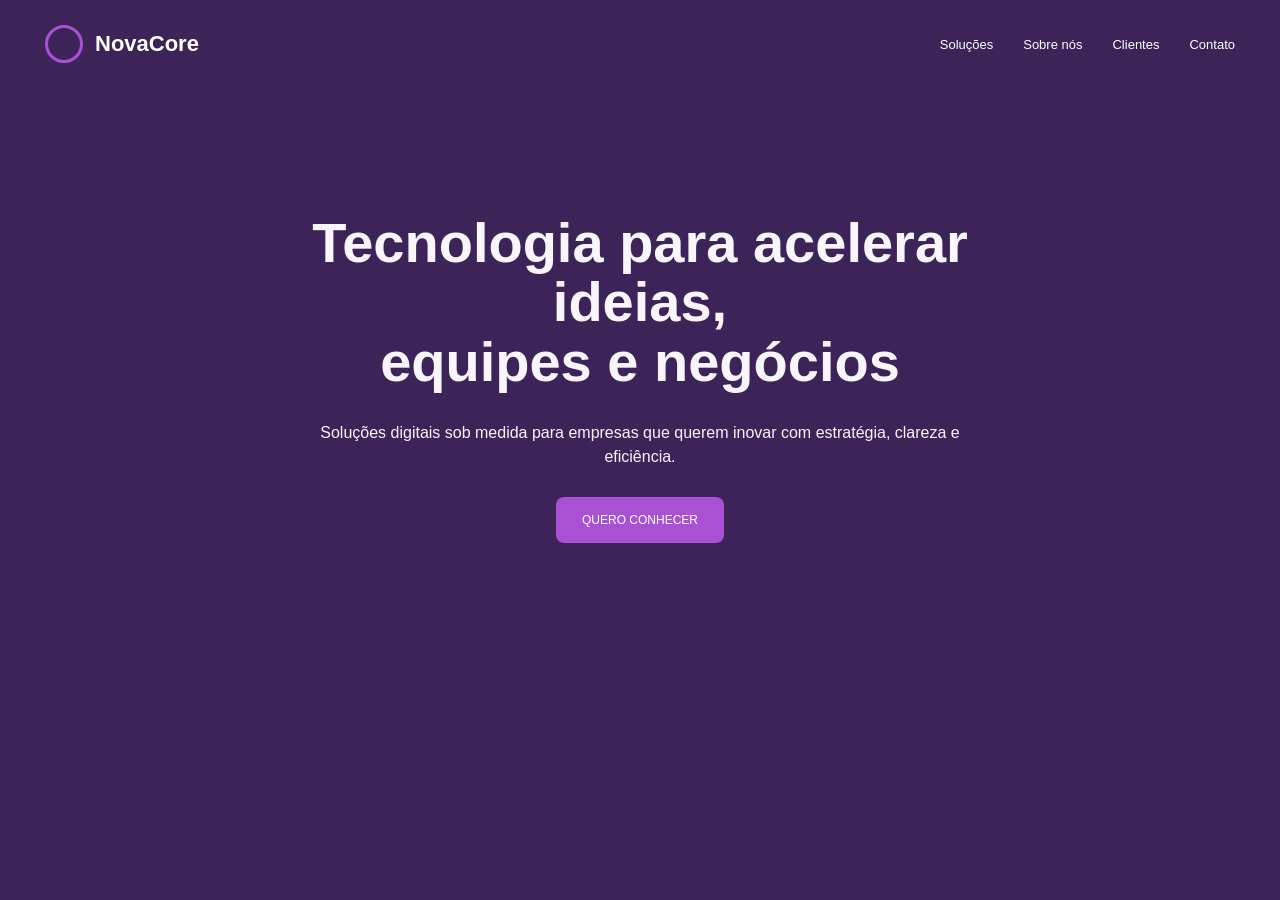
<file: Figma_Revisão/index.html>
<!DOCTYPE html>
<html lang="pt-BR">
<head>
    <meta charset="UTF-8">
    <meta name="viewport" content="width=device-width, initial-scale=1.0">
    <title>NovaCore</title>
    <link rel="stylesheet" href="style.css">
</head>
<body>

    <header class="cabecalho">
        <a href="#" class="marca">
            <span class="marca-simbolo"></span>
            <span>NovaCore</span>
        </a>

        <nav class="menu">
            <a href="#solucoes">Soluções</a>
            <a href="#sobre">Sobre nós</a>
            <a href="#clientes">Clientes</a>
            <a href="#contato">Contato</a>
        </nav>
    </header>

    <main class="principal" id="solucoes">
        <section class="apresentacao">

            <h1>
                Tecnologia para acelerar<br>
                ideias,<br>
                equipes e negócios
            </h1>

            <p>
                Soluções digitais sob medida para empresas que querem inovar com estratégia, clareza e<br>
                eficiência.
            </p>

            <a href="#sobre" class="botao">QUERO CONHECER</a>

        </section>
    </main>

</body>
</html>
</file>
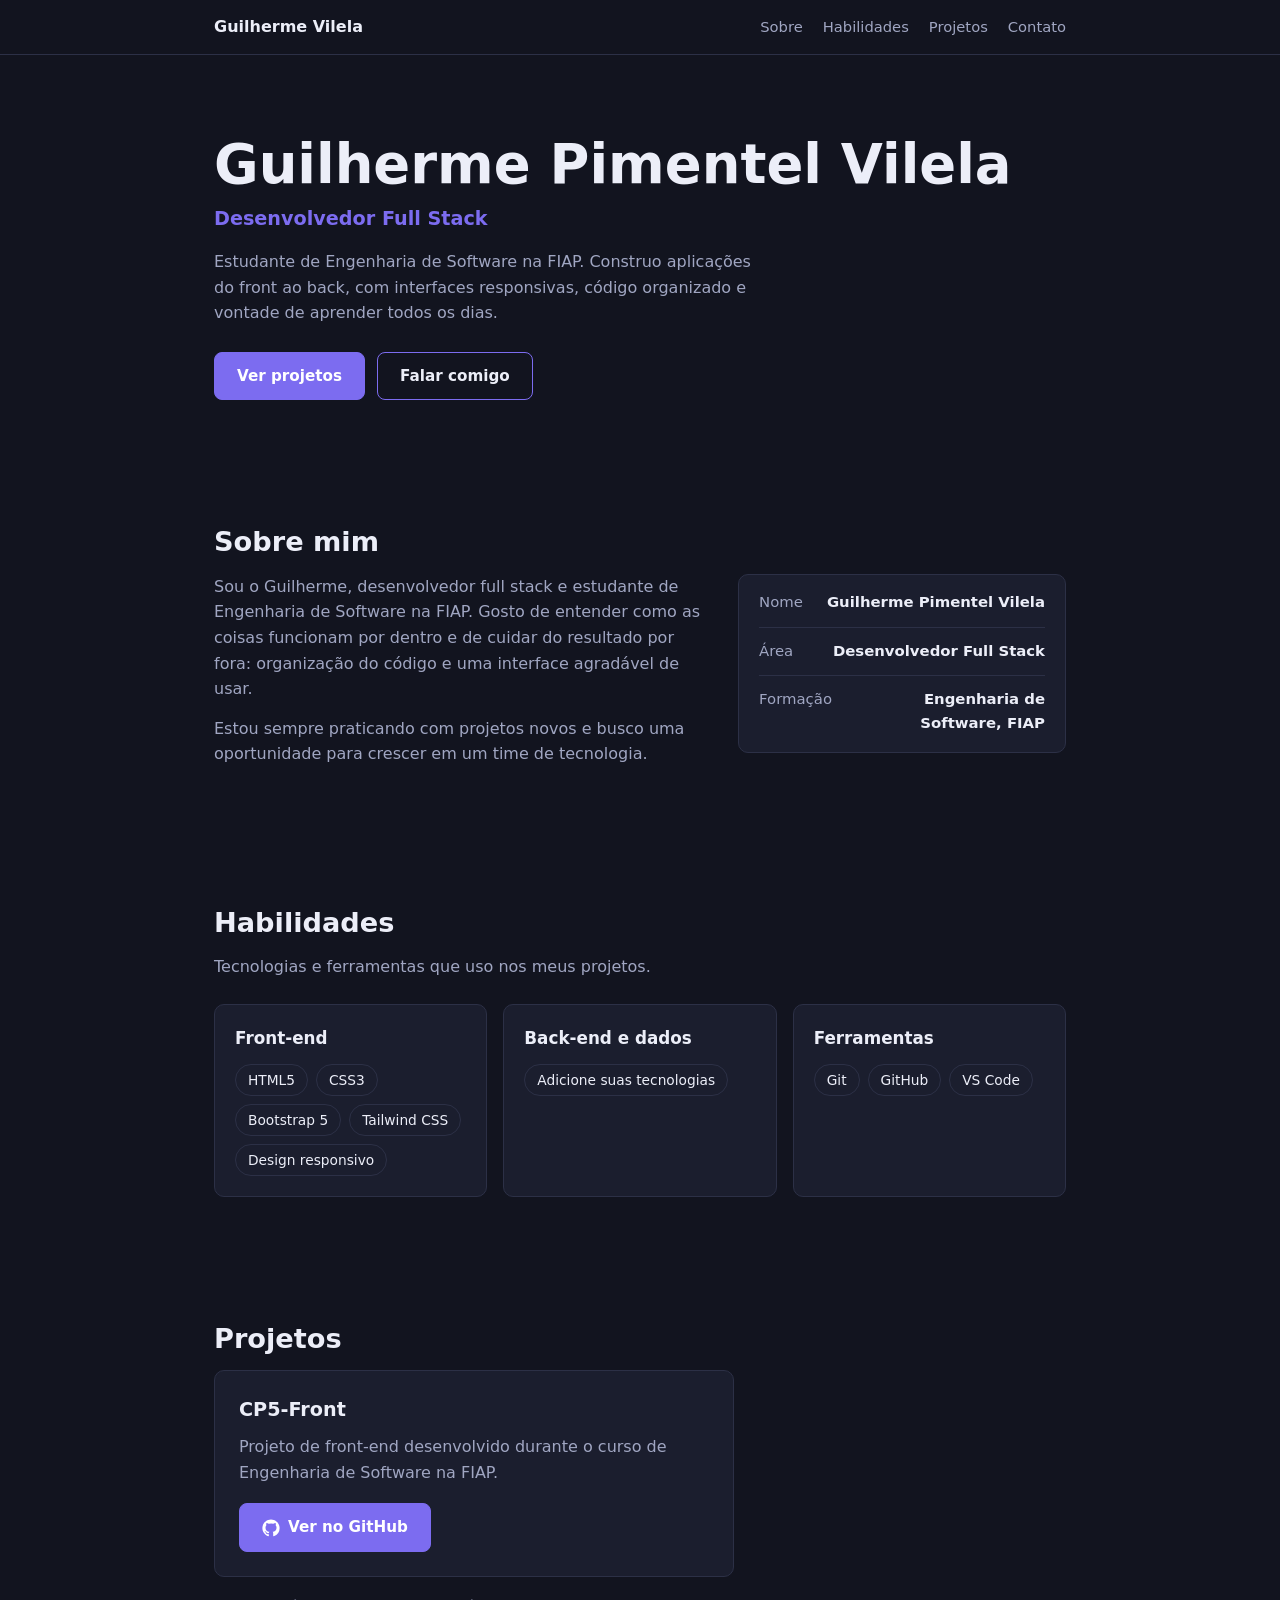
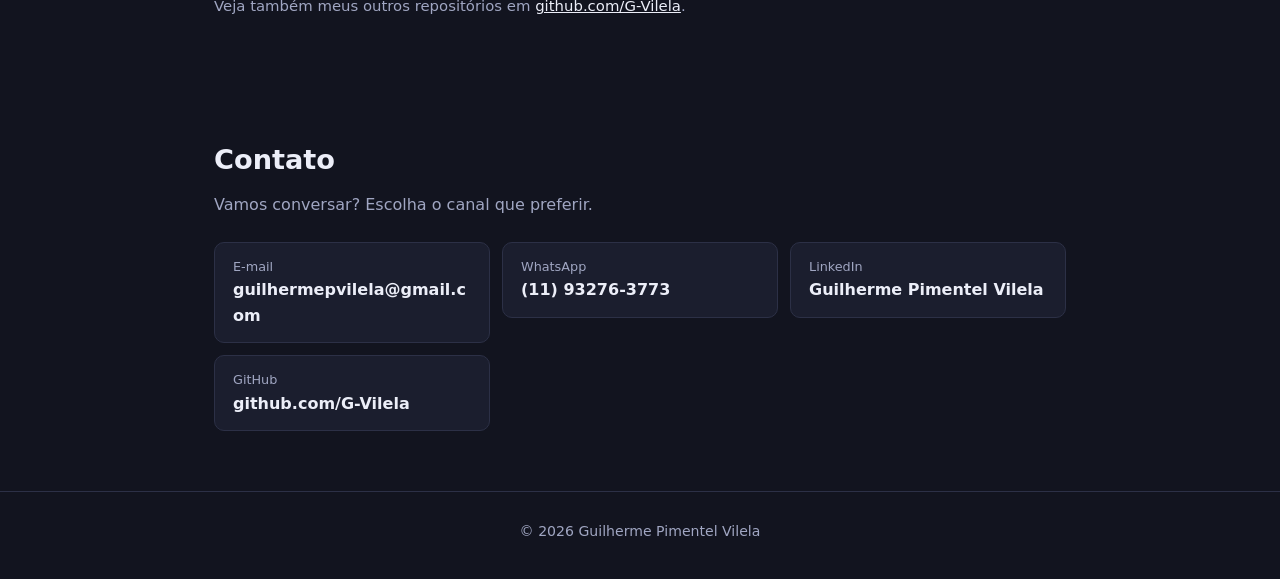
<file: portifolio/index.html>
<!DOCTYPE html>
<html lang="pt-BR">
<head>
<meta charset="UTF-8">
<meta name="viewport" content="width=device-width, initial-scale=1.0">
<title>Guilherme Pimentel Vilela | Desenvolvedor Full Stack</title>
<meta name="description" content="Portfólio de Guilherme Pimentel Vilela, desenvolvedor full stack e estudante de Engenharia de Software na FIAP.">

<style>
  :root {
    --fundo: #12141f;
    --card: #1b1e2e;
    --borda: #2c3046;
    --texto: #eceef8;
    --suave: #a0a6c2;
    --destaque: #7c6cf0;
  }
  * { margin: 0; padding: 0; box-sizing: border-box; }
  html { scroll-behavior: smooth; scroll-padding-top: 70px; }
  body { background: var(--fundo); color: var(--texto); font-family: system-ui, -apple-system, "Segoe UI", Arial, sans-serif; line-height: 1.6; }
  a { color: inherit; }
  :focus-visible { outline: 2px solid var(--destaque); outline-offset: 3px; }
  .container { max-width: 900px; margin: 0 auto; padding: 0 24px; }
  section { padding: 60px 0; }
  h2 { font-size: 1.7rem; margin-bottom: 10px; }
  .intro { color: var(--suave); margin-bottom: 24px; }


  .topo { position: sticky; top: 0; z-index: 10; background: var(--fundo); border-bottom: 1px solid var(--borda); }
  .topo .container { display: flex; align-items: center; justify-content: space-between; flex-wrap: wrap; gap: 10px; padding-top: 14px; padding-bottom: 14px; }
  .logo { font-weight: 700; text-decoration: none; }
  .menu { display: flex; gap: 20px; flex-wrap: wrap; }
  .menu a { text-decoration: none; color: var(--suave); font-size: 0.92rem; }
  .menu a:hover { color: var(--texto); }


  .botao { display: inline-flex; align-items: center; gap: 8px; padding: 11px 22px; border-radius: 8px; font-weight: 600; font-size: 0.95rem; text-decoration: none; border: 1px solid var(--destaque); }
  .botao.principal { background: var(--destaque); color: #fff; }
  .botao.principal:hover { background: #6a5ae0; }
  .botao.secundario { color: var(--texto); }
  .botao.secundario:hover { background: var(--card); }
  .botao svg { width: 18px; height: 18px; fill: currentColor; }
  .botoes { display: flex; gap: 12px; flex-wrap: wrap; }


  .hero { padding: 80px 0 60px; }
  .hero h1 { font-size: clamp(2.2rem, 6vw, 3.4rem); line-height: 1.1; margin-bottom: 10px; }
  .cargo { color: var(--destaque); font-size: 1.2rem; font-weight: 600; margin-bottom: 14px; }
  .resumo { color: var(--suave); max-width: 55ch; margin-bottom: 26px; }
  
  .sobre-grade { display: grid; grid-template-columns: 1.2fr 0.8fr; gap: 32px; align-items: start; }
  .sobre-texto p { color: var(--suave); margin-bottom: 14px; }
  .dados { list-style: none; background: var(--card); border: 1px solid var(--borda); border-radius: 10px; padding: 4px 20px; }
  .dados li { display: flex; justify-content: space-between; gap: 14px; padding: 12px 0; border-bottom: 1px solid var(--borda); font-size: 0.93rem; }
  .dados li:last-child { border-bottom: none; }
  .dados li span:first-child { color: var(--suave); }
  .dados li span:last-child { font-weight: 600; text-align: right; }


  .habilidades-grade { display: grid; grid-template-columns: repeat(auto-fit, minmax(240px, 1fr)); gap: 16px; }
  .grupo { background: var(--card); border: 1px solid var(--borda); border-radius: 10px; padding: 20px; }
  .grupo h3 { font-size: 1.05rem; margin-bottom: 12px; }
  .grupo ul { list-style: none; display: flex; flex-wrap: wrap; gap: 8px; }
  .grupo li { font-size: 0.86rem; padding: 4px 12px; border: 1px solid var(--borda); border-radius: 999px; }


  .projeto { background: var(--card); border: 1px solid var(--borda); border-radius: 10px; padding: 24px; max-width: 520px; }
  .projeto h3 { font-size: 1.2rem; margin-bottom: 8px; }
  .projeto p { color: var(--suave); margin-bottom: 18px; }
  .mais { margin-top: 18px; color: var(--suave); font-size: 0.93rem; }
  .mais a { color: var(--texto); }


  .contatos { list-style: none; display: grid; grid-template-columns: repeat(auto-fit, minmax(210px, 1fr)); gap: 12px; }
  .contatos a { display: block; padding: 14px 18px; background: var(--card); border: 1px solid var(--borda); border-radius: 10px; text-decoration: none; }
  .contatos a:hover { border-color: var(--destaque); }
  .contatos small { display: block; color: var(--suave); font-size: 0.8rem; }
  .contatos strong { word-break: break-word; font-weight: 600; }

  footer { text-align: center; padding: 28px 24px 36px; font-size: 0.88rem; color: var(--suave); border-top: 1px solid var(--borda); }

  @media (max-width: 760px) {
    section { padding: 44px 0; }
    .hero { padding-top: 48px; }
    .sobre-grade { grid-template-columns: 1fr; }
    .topo .container { justify-content: center; }
  }
</style>
</head>
<body>

<header class="topo">
  <div class="container">
    <a href="#inicio" class="logo">Guilherme Vilela</a>
    <nav class="menu" aria-label="Principal">
      <a href="#sobre">Sobre</a>
      <a href="#habilidades">Habilidades</a>
      <a href="#projetos">Projetos</a>
      <a href="#contato">Contato</a>
    </nav>
  </div>
</header>

<main>

  <section class="hero" id="inicio">
    <div class="container">
      <h1>Guilherme Pimentel Vilela</h1>
      <p class="cargo">Desenvolvedor Full Stack</p>
      <p class="resumo">Estudante de Engenharia de Software na FIAP. Construo aplicações do front ao back, com interfaces responsivas, código organizado e vontade de aprender todos os dias.</p>
      <div class="botoes">
        <a href="#projetos" class="botao principal">Ver projetos</a>
        <a href="#contato" class="botao secundario">Falar comigo</a>
      </div>
    </div>
  </section>

  <section id="sobre">
    <div class="container">
      <h2>Sobre mim</h2>
      <div class="sobre-grade">
        <div class="sobre-texto">
          <p>Sou o Guilherme, desenvolvedor full stack e estudante de Engenharia de Software na FIAP. Gosto de entender como as coisas funcionam por dentro e de cuidar do resultado por fora: organização do código e uma interface agradável de usar.</p>
          <p>Estou sempre praticando com projetos novos e busco uma oportunidade para crescer em um time de tecnologia.</p>
        </div>
        <ul class="dados">
          <li><span>Nome</span><span>Guilherme Pimentel Vilela</span></li>
          <li><span>Área</span><span>Desenvolvedor Full Stack</span></li>
          <li><span>Formação</span><span>Engenharia de Software, FIAP</span></li>
        </ul>
      </div>
    </div>
  </section>

  <section id="habilidades">
    <div class="container">
      <h2>Habilidades</h2>
      <p class="intro">Tecnologias e ferramentas que uso nos meus projetos.</p>
      <div class="habilidades-grade">
        <div class="grupo">
          <h3>Front-end</h3>
          <ul><li>HTML5</li><li>CSS3</li><li>Bootstrap 5</li><li>Tailwind CSS</li><li>Design responsivo</li></ul>
        </div>
        <div class="grupo">
          <h3>Back-end e dados</h3>
          <ul>
            <li>Adicione suas tecnologias</li>
          </ul>
        </div>
        <div class="grupo">
          <h3>Ferramentas</h3>
          <ul><li>Git</li><li>GitHub</li><li>VS Code</li></ul>
        </div>
      </div>
    </div>
  </section>

  <section id="projetos">
    <div class="container">
      <h2>Projetos</h2>
      <article class="projeto">
        <h3>CP5-Front</h3>
        <p>Projeto de front-end desenvolvido durante o curso de Engenharia de Software na FIAP.</p>
        <a href="https://github.com/G-Vilela/CP5-Front" target="_blank" rel="noopener" class="botao principal">
          <svg viewBox="0 0 24 24" aria-hidden="true"><path d="M12 .5C5.73.5.5 5.73.5 12c0 5.08 3.29 9.39 7.86 10.91.58.1.79-.25.79-.56v-2c-3.2.7-3.87-1.54-3.87-1.54-.52-1.33-1.28-1.69-1.28-1.69-1.04-.71.08-.7.08-.7 1.15.08 1.76 1.18 1.76 1.18 1.03 1.76 2.69 1.25 3.35.96.1-.75.4-1.25.73-1.54-2.55-.29-5.24-1.28-5.24-5.68 0-1.26.45-2.28 1.18-3.09-.12-.29-.51-1.46.11-3.05 0 0 .97-.31 3.17 1.18a11 11 0 0 1 5.78 0c2.2-1.49 3.17-1.18 3.17-1.18.62 1.59.23 2.76.11 3.05.74.81 1.18 1.83 1.18 3.09 0 4.41-2.69 5.38-5.25 5.67.41.36.78 1.06.78 2.14v3.17c0 .31.21.67.8.56A11.5 11.5 0 0 0 23.5 12C23.5 5.73 18.27.5 12 .5Z"/></svg>
          Ver no GitHub
        </a>
      </article>
      <p class="mais">Veja também meus outros repositórios em <a href="https://github.com/G-Vilela" target="_blank" rel="noopener">github.com/G-Vilela</a>.</p>
    </div>
  </section>

  <section id="contato">
    <div class="container">
      <h2>Contato</h2>
      <p class="intro">Vamos conversar? Escolha o canal que preferir.</p>
      <ul class="contatos">
        <li><a href="mailto:guilhermepvilela@gmail.com"><small>E-mail</small><strong>guilhermepvilela@gmail.com</strong></a></li>
        <li><a href="https://wa.me/5511932763773" target="_blank" rel="noopener"><small>WhatsApp</small><strong>(11) 93276-3773</strong></a></li>
        <li><a href="https://www.linkedin.com/in/guilherme-pimentel-vilela-774b69273/" target="_blank" rel="noopener"><small>LinkedIn</small><strong>Guilherme Pimentel Vilela</strong></a></li>
        <li><a href="https://github.com/G-Vilela" target="_blank" rel="noopener"><small>GitHub</small><strong>github.com/G-Vilela</strong></a></li>
      </ul>
    </div>
  </section>

</main>

<footer>© 2026 Guilherme Pimentel Vilela</footer>


</body>
</html>
</file>
<file: Figma_Revisão/style.css>
* {
    margin: 0;
    padding: 0;
    box-sizing: border-box;
}

body {
    background: #3d2458;
    color: #f8f5fc;
    font-family: Arial, sans-serif;
}

.cabecalho {
    max-width: 1190px;
    margin: auto;
    padding: 25px 0;
    display: flex;
    justify-content: space-between;
    align-items: center;
}

.marca {
    display: flex;
    align-items: center;
    gap: 12px;
    color: white;
    text-decoration: none;
    font-size: 22px;
    font-weight: bold;
}

.marca-simbolo {
    width: 38px;
    height: 38px;
    border: 3px solid #a951d5;
    border-radius: 50%;
}

.menu {
    display: flex;
    gap: 30px;
}

.menu a {
    color: white;
    text-decoration: none;
    font-size: 13px;
}

.principal {
    height: 580px;
    display: flex;
    justify-content: center;
    align-items: center;
    text-align: center;
}

.apresentacao h1 {
    font-size: 56px;
    line-height: 1.06;
    margin-bottom: 30px;
}

.apresentacao p {
    font-size: 16px;
    line-height: 1.5;
    margin-bottom: 28px;
}
.botao {
    display: inline-block;
    background: #a951d5;
    color: white;
    text-decoration: none;
    font-size: 12px;
    padding: 16px 26px;
    border-radius: 8px;
}

.botao:hover {
    background: #b965e5;
}

@media (max-width: 650px) {
    .cabecalho {
        padding: 20px;
        flex-direction: column;
        gap: 20px;
    }

    .menu {
        gap: 15px;
        flex-wrap: wrap;
        justify-content: center;
    }

    .principal {
        height: auto;
        min-height: 500px;
        padding: 30px 20px;
    }

    .apresentacao h1 {
        font-size: 36px;
    }

    .apresentacao p {
        font-size: 14px;
    }

    .apresentacao br {
        display: none;
    }
}
</file>
